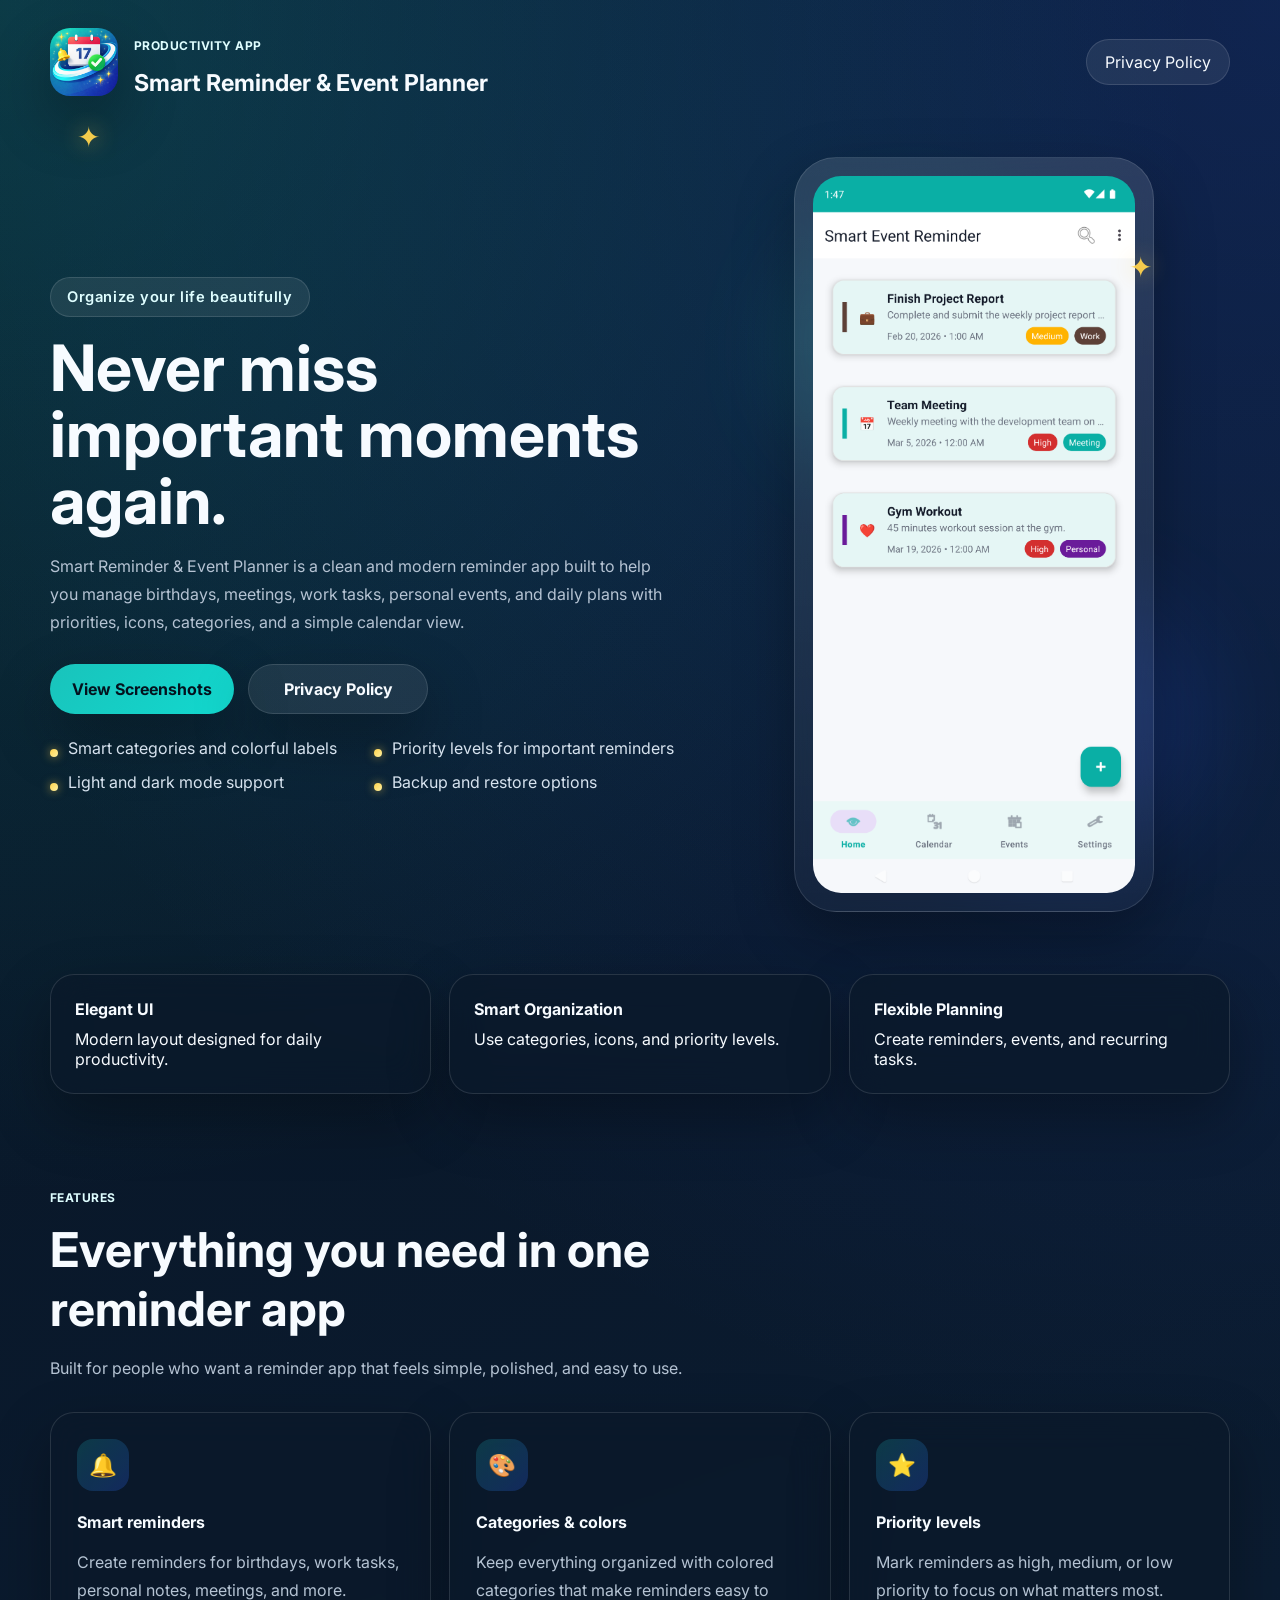
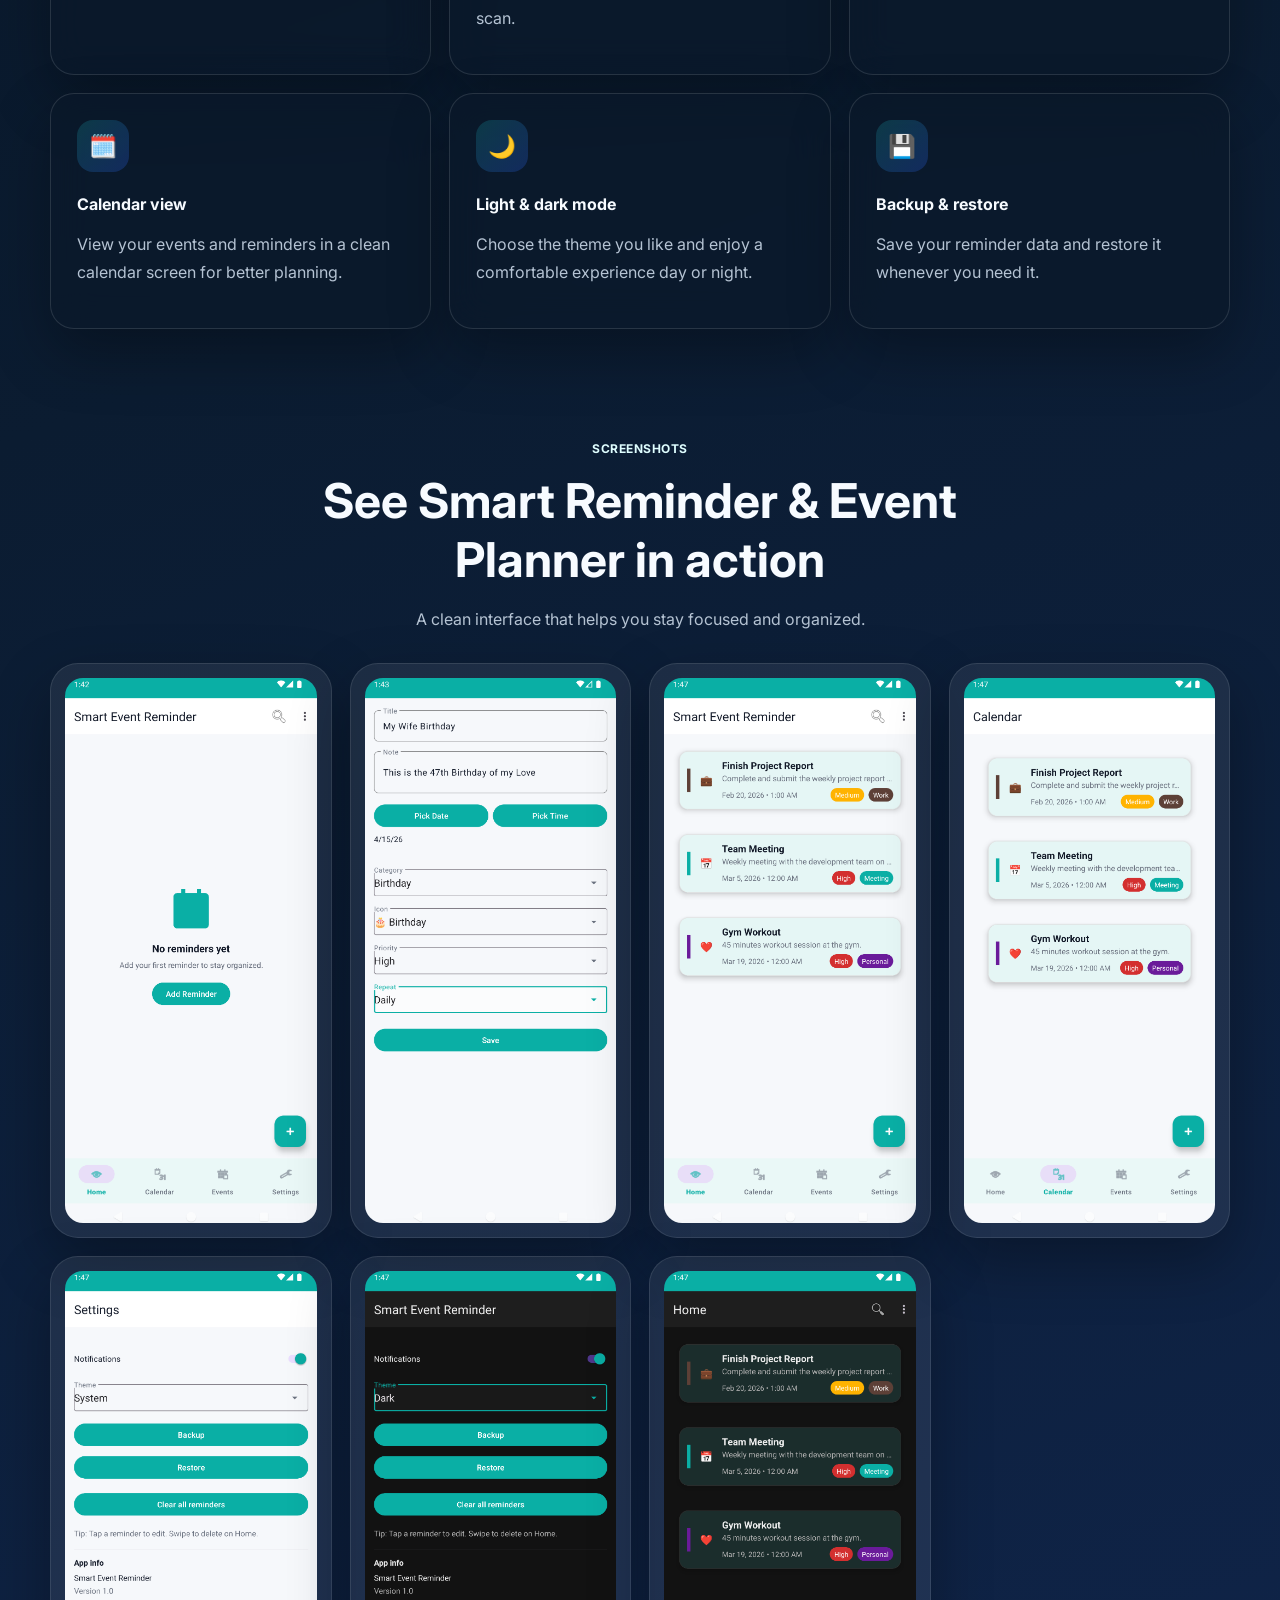
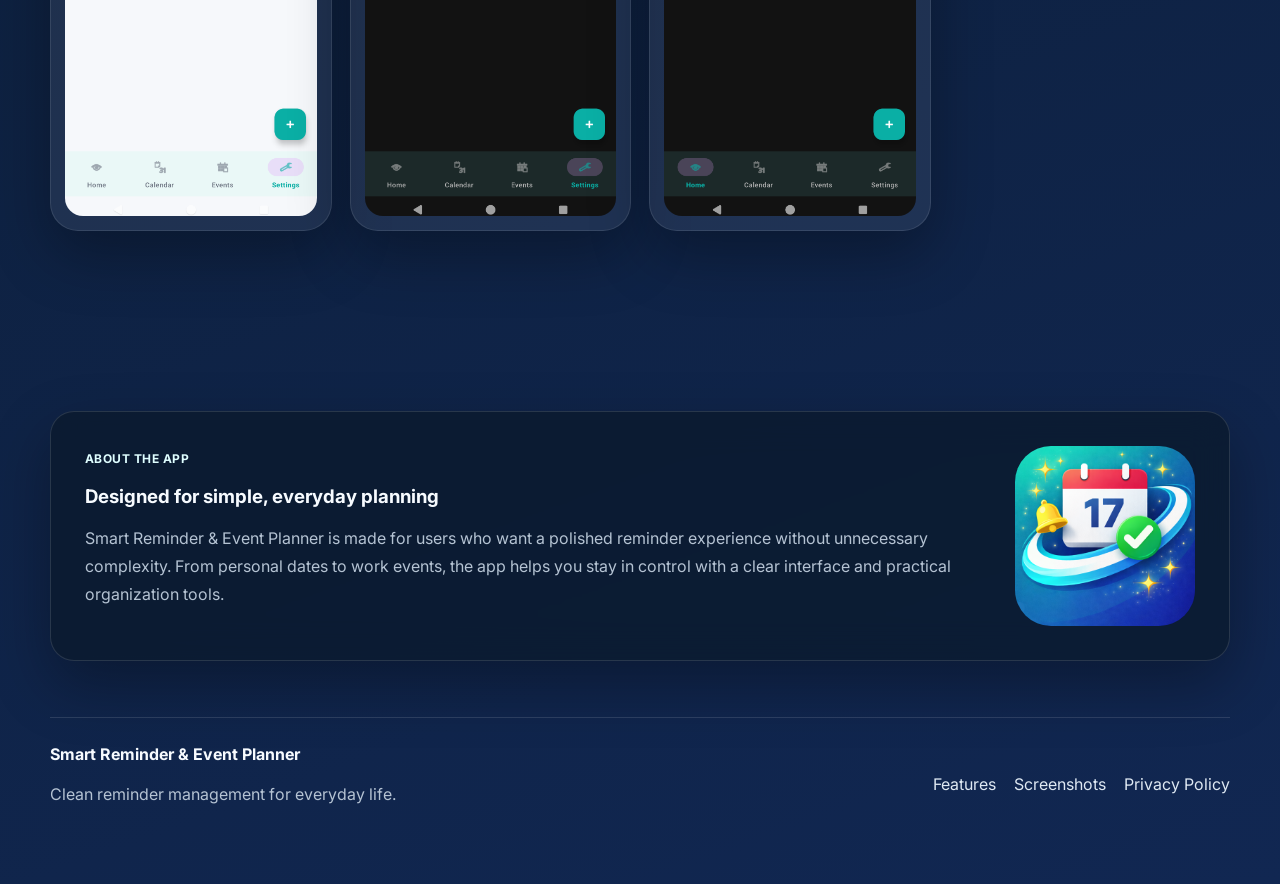
<file: index.html>
<!DOCTYPE html>
<html lang="en">
<head>
  <meta charset="UTF-8" />
  <meta name="viewport" content="width=device-width, initial-scale=1.0" />
  <meta name="description" content="Smart Reminder & Event Planner helps you organize reminders, events, categories, icons, and priorities in one clean app." />
  <title>Smart Reminder & Event Planner</title>
  <link rel="preconnect" href="https://fonts.googleapis.com">
  <link rel="preconnect" href="https://fonts.gstatic.com" crossorigin>
  <link href="https://fonts.googleapis.com/css2?family=Inter:wght@400;500;600;700;800&display=swap" rel="stylesheet">
  <link rel="stylesheet" href="assets/style.css" />
</head>
<body>
  <div class="site-shell">
    <header class="hero">
      <nav class="topbar container">
        <div class="brand">
          <img src="assets/images/icon512.png" alt="Smart Reminder & Event Planner icon" class="brand-icon" />
          <div>
            <p class="eyebrow">Productivity App</p>
            <h1>Smart Reminder &amp; Event Planner</h1>
          </div>
        </div>
        <a class="nav-link" href="privacy-policy.html">Privacy Policy</a>
      </nav>

      <section class="hero-content container">
        <div class="hero-copy">
          <span class="pill">Organize your life beautifully</span>
          <h2>Never miss important moments again.</h2>
          <p>
            Smart Reminder &amp; Event Planner is a clean and modern reminder app built to help you manage birthdays,
            meetings, work tasks, personal events, and daily plans with priorities, icons, categories, and a simple calendar view.
          </p>
          <div class="hero-actions">
            <a class="btn btn-primary" href="#screenshots">View Screenshots</a>
            <a class="btn btn-secondary" href="privacy-policy.html">Privacy Policy</a>
          </div>
          <ul class="hero-points">
            <li>Smart categories and colorful labels</li>
            <li>Priority levels for important reminders</li>
            <li>Light and dark mode support</li>
            <li>Backup and restore options</li>
          </ul>
        </div>

        <div class="hero-visual">
          <div class="glow glow-one"></div>
          <div class="glow glow-two"></div>
          <div class="device-card floating">
            <img src="assets/images/screen3.png" alt="App home screen preview" />
          </div>
        </div>
      </section>
    </header>

    <main>
      <section class="stats-section container">
        <div class="stat-card">
          <strong>Elegant UI</strong>
          <span>Modern layout designed for daily productivity.</span>
        </div>
        <div class="stat-card">
          <strong>Smart Organization</strong>
          <span>Use categories, icons, and priority levels.</span>
        </div>
        <div class="stat-card">
          <strong>Flexible Planning</strong>
          <span>Create reminders, events, and recurring tasks.</span>
        </div>
      </section>

      <section class="features container" id="features">
        <div class="section-heading">
          <span class="section-tag">Features</span>
          <h3>Everything you need in one reminder app</h3>
          <p>Built for people who want a reminder app that feels simple, polished, and easy to use.</p>
        </div>

        <div class="feature-grid">
          <article class="feature-card">
            <div class="feature-icon">🔔</div>
            <h4>Smart reminders</h4>
            <p>Create reminders for birthdays, work tasks, personal notes, meetings, and more.</p>
          </article>
          <article class="feature-card">
            <div class="feature-icon">🎨</div>
            <h4>Categories &amp; colors</h4>
            <p>Keep everything organized with colored categories that make reminders easy to scan.</p>
          </article>
          <article class="feature-card">
            <div class="feature-icon">⭐</div>
            <h4>Priority levels</h4>
            <p>Mark reminders as high, medium, or low priority to focus on what matters most.</p>
          </article>
          <article class="feature-card">
            <div class="feature-icon">🗓️</div>
            <h4>Calendar view</h4>
            <p>View your events and reminders in a clean calendar screen for better planning.</p>
          </article>
          <article class="feature-card">
            <div class="feature-icon">🌙</div>
            <h4>Light &amp; dark mode</h4>
            <p>Choose the theme you like and enjoy a comfortable experience day or night.</p>
          </article>
          <article class="feature-card">
            <div class="feature-icon">💾</div>
            <h4>Backup &amp; restore</h4>
            <p>Save your reminder data and restore it whenever you need it.</p>
          </article>
        </div>
      </section>

      <section class="screenshots-section" id="screenshots">
        <div class="container">
          <div class="section-heading centered">
            <span class="section-tag">Screenshots</span>
            <h3>See Smart Reminder &amp; Event Planner in action</h3>
            <p>A clean interface that helps you stay focused and organized.</p>
          </div>

          <div class="screenshots-grid">
            <figure class="shot-card"><img src="assets/images/screen1.png" alt="Empty state screen" /></figure>
            <figure class="shot-card"><img src="assets/images/screen2.png" alt="Add reminder screen" /></figure>
            <figure class="shot-card"><img src="assets/images/screen3.png" alt="Home screen" /></figure>
            <figure class="shot-card"><img src="assets/images/screen4.png" alt="Calendar screen" /></figure>
            <figure class="shot-card"><img src="assets/images/screen5.png" alt="Settings screen in light mode" /></figure>
            <figure class="shot-card"><img src="assets/images/screen6.png" alt="Settings screen in dark mode" /></figure>
            <figure class="shot-card"><img src="assets/images/screen7.png" alt="Home screen in dark mode" /></figure>
          </div>
        </div>
      </section>

      <section class="about-section container">
        <div class="about-card">
          <div>
            <span class="section-tag">About the app</span>
            <h3>Designed for simple, everyday planning</h3>
            <p>
              Smart Reminder &amp; Event Planner is made for users who want a polished reminder experience without unnecessary complexity.
              From personal dates to work events, the app helps you stay in control with a clear interface and practical organization tools.
            </p>
          </div>
          <img src="assets/images/icon512.png" alt="App icon" class="about-icon" />
        </div>
      </section>
    </main>

    <footer class="footer">
      <div class="container footer-inner">
        <div>
          <strong>Smart Reminder &amp; Event Planner</strong>
          <p>Clean reminder management for everyday life.</p>
        </div>
        <div class="footer-links">
          <a href="#features">Features</a>
          <a href="#screenshots">Screenshots</a>
          <a href="privacy-policy.html">Privacy Policy</a>
        </div>
      </div>
    </footer>
  </div>
</body>
</html>
</file>
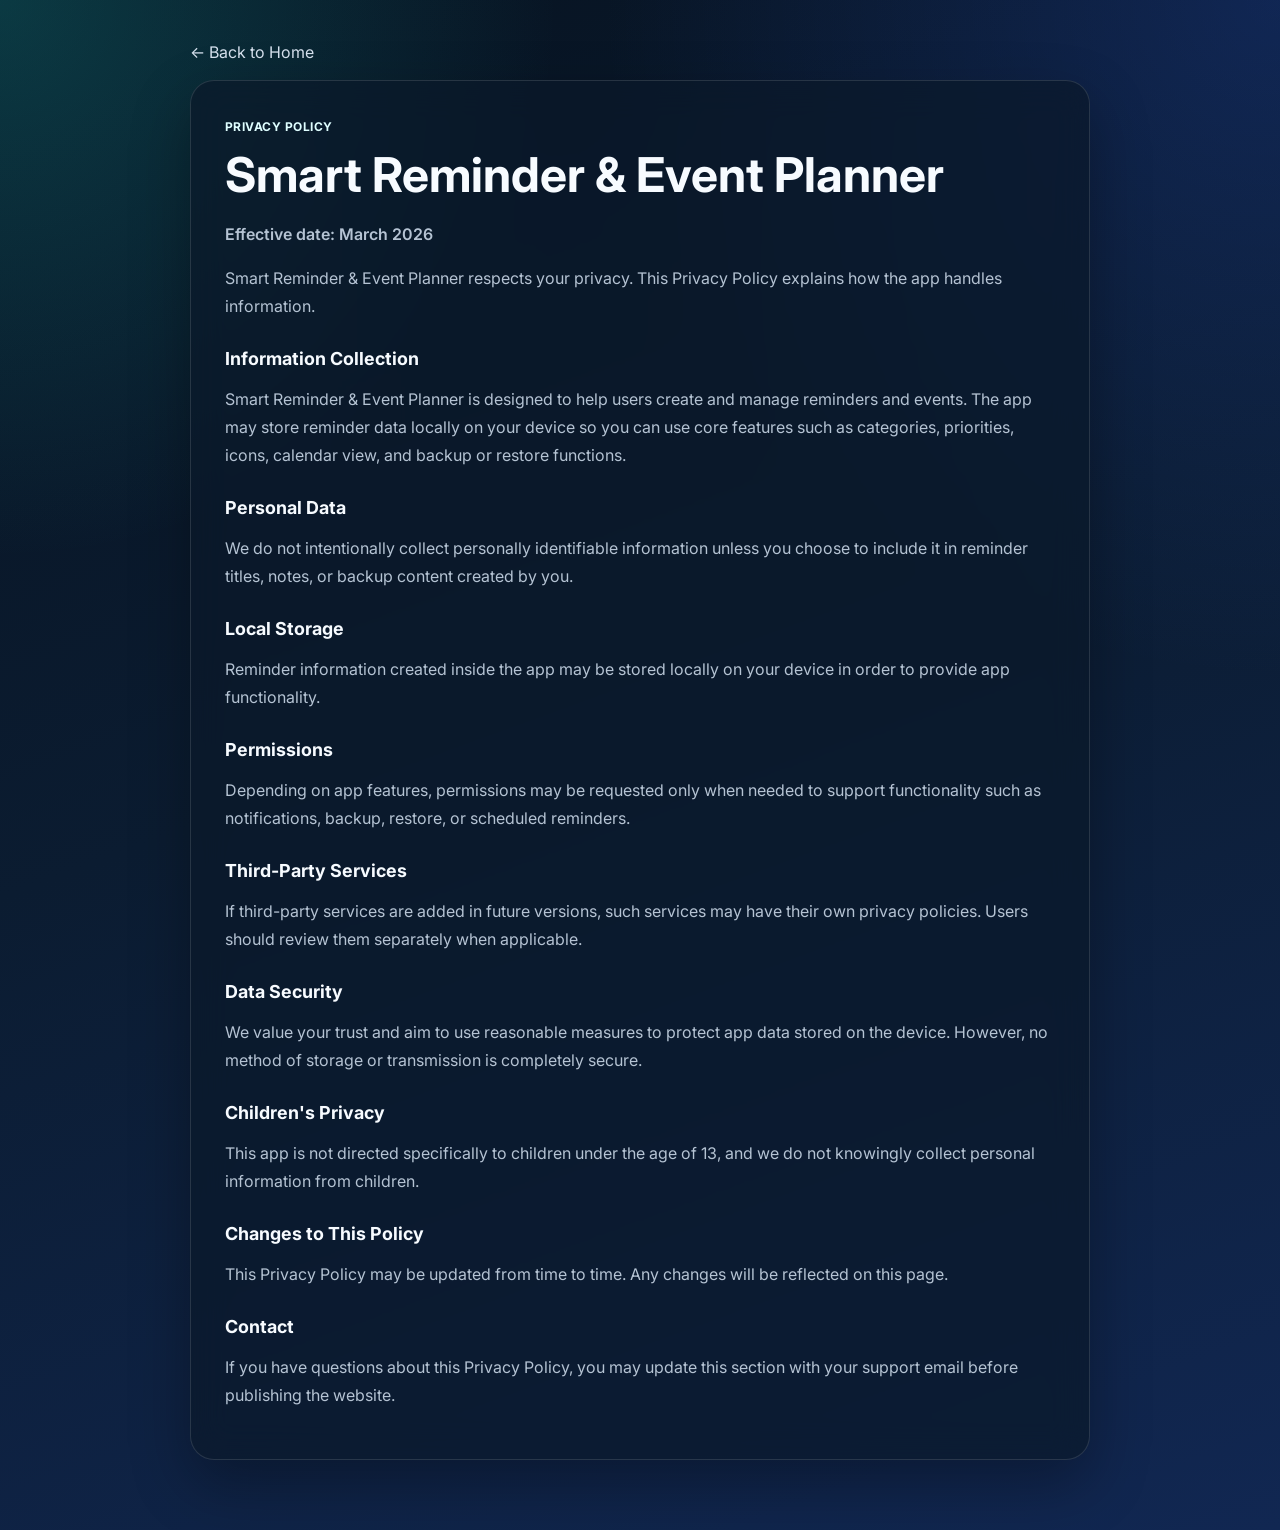
<file: privacy-policy.html>
<!DOCTYPE html>
<html lang="en">
<head>
  <meta charset="UTF-8" />
  <meta name="viewport" content="width=device-width, initial-scale=1.0" />
  <meta name="description" content="Privacy Policy for Smart Reminder & Event Planner." />
  <title>Privacy Policy | Smart Reminder & Event Planner</title>
  <link rel="preconnect" href="https://fonts.googleapis.com">
  <link rel="preconnect" href="https://fonts.gstatic.com" crossorigin>
  <link href="https://fonts.googleapis.com/css2?family=Inter:wght@400;500;600;700;800&display=swap" rel="stylesheet">
  <link rel="stylesheet" href="assets/style.css" />
</head>
<body>
  <div class="policy-page">
    <div class="container policy-container">
      <a class="back-link" href="index.html">← Back to Home</a>
      <div class="policy-card">
        <span class="section-tag">Privacy Policy</span>
        <h1>Smart Reminder &amp; Event Planner</h1>
        <p class="policy-date">Effective date: March 2026</p>

        <p>
          Smart Reminder &amp; Event Planner respects your privacy. This Privacy Policy explains how the app handles information.
        </p>

        <h2>Information Collection</h2>
        <p>
          Smart Reminder &amp; Event Planner is designed to help users create and manage reminders and events. The app may store reminder data locally on your device so you can use core features such as categories, priorities, icons, calendar view, and backup or restore functions.
        </p>

        <h2>Personal Data</h2>
        <p>
          We do not intentionally collect personally identifiable information unless you choose to include it in reminder titles, notes, or backup content created by you.
        </p>

        <h2>Local Storage</h2>
        <p>
          Reminder information created inside the app may be stored locally on your device in order to provide app functionality.
        </p>

        <h2>Permissions</h2>
        <p>
          Depending on app features, permissions may be requested only when needed to support functionality such as notifications, backup, restore, or scheduled reminders.
        </p>

        <h2>Third-Party Services</h2>
        <p>
          If third-party services are added in future versions, such services may have their own privacy policies. Users should review them separately when applicable.
        </p>

        <h2>Data Security</h2>
        <p>
          We value your trust and aim to use reasonable measures to protect app data stored on the device. However, no method of storage or transmission is completely secure.
        </p>

        <h2>Children's Privacy</h2>
        <p>
          This app is not directed specifically to children under the age of 13, and we do not knowingly collect personal information from children.
        </p>

        <h2>Changes to This Policy</h2>
        <p>
          This Privacy Policy may be updated from time to time. Any changes will be reflected on this page.
        </p>

        <h2>Contact</h2>
        <p>
          If you have questions about this Privacy Policy, you may update this section with your support email before publishing the website.
        </p>
      </div>
    </div>
  </div>
</body>
</html>
</file>
<file: assets/style.css>
:root {
  --bg: #071321;
  --bg-soft: #0d1d31;
  --surface: rgba(13, 31, 50, 0.72);
  --surface-solid: #0f2238;
  --text: #f7fbff;
  --muted: #b5c3d3;
  --accent: #19c3bb;
  --accent-2: #2f62ff;
  --accent-3: #ffd34d;
  --line: rgba(255, 255, 255, 0.12);
  --shadow: 0 24px 60px rgba(0, 0, 0, 0.3);
  --radius-xl: 32px;
  --radius-lg: 24px;
  --radius-md: 18px;
}

* { box-sizing: border-box; }
html { scroll-behavior: smooth; }
body {
  margin: 0;
  font-family: 'Inter', sans-serif;
  color: var(--text);
  background:
    radial-gradient(circle at top left, rgba(25, 195, 187, 0.22), transparent 28%),
    radial-gradient(circle at top right, rgba(47, 98, 255, 0.20), transparent 34%),
    linear-gradient(160deg, #071321 0%, #0b1c31 45%, #112752 100%);
}

a { color: inherit; text-decoration: none; }
img { max-width: 100%; display: block; }

.container {
  width: min(1180px, calc(100% - 40px));
  margin: 0 auto;
}

.hero {
  position: relative;
  overflow: hidden;
  padding-bottom: 72px;
}

.hero::before,
.hero::after {
  content: '✦';
  position: absolute;
  color: rgba(255, 211, 77, 0.95);
  text-shadow: 0 0 22px rgba(255, 211, 77, 0.65);
  font-size: 28px;
}

.hero::before { top: 120px; left: 6%; }
.hero::after { top: 250px; right: 10%; }

.topbar {
  display: flex;
  align-items: center;
  justify-content: space-between;
  padding: 26px 0 18px;
}

.brand {
  display: flex;
  align-items: center;
  gap: 16px;
}

.brand-icon {
  width: 68px;
  height: 68px;
  border-radius: 20px;
  box-shadow: var(--shadow);
}

.eyebrow,
.section-tag,
.pill {
  display: inline-flex;
  align-items: center;
  gap: 8px;
  color: #dffeff;
  letter-spacing: 0.04em;
}

.eyebrow,
.section-tag {
  text-transform: uppercase;
  font-size: 0.75rem;
  font-weight: 700;
}

.brand h1 {
  margin: 4px 0 0;
  font-size: clamp(1.1rem, 1rem + 1vw, 1.45rem);
}

.nav-link {
  padding: 12px 18px;
  border-radius: 999px;
  background: rgba(255, 255, 255, 0.08);
  border: 1px solid rgba(255, 255, 255, 0.12);
  transition: 0.2s ease;
}

.nav-link:hover,
.btn:hover { transform: translateY(-1px); }

.hero-content {
  display: grid;
  grid-template-columns: 1.1fr 0.9fr;
  gap: 40px;
  align-items: center;
  padding-top: 42px;
}

.pill {
  padding: 10px 16px;
  border-radius: 999px;
  background: rgba(255, 255, 255, 0.08);
  border: 1px solid rgba(255, 255, 255, 0.12);
  font-size: 0.92rem;
  font-weight: 600;
}

.hero-copy h2 {
  font-size: clamp(2.2rem, 1.6rem + 3vw, 4.2rem);
  line-height: 1.04;
  margin: 18px 0;
}

.hero-copy p,
.section-heading p,
.feature-card p,
.about-card p,
.footer p,
.policy-card p {
  color: var(--muted);
  line-height: 1.75;
}

.hero-actions {
  display: flex;
  flex-wrap: wrap;
  gap: 14px;
  margin: 28px 0 24px;
}

.btn {
  display: inline-flex;
  align-items: center;
  justify-content: center;
  min-width: 180px;
  padding: 14px 22px;
  border-radius: 999px;
  font-weight: 700;
  box-shadow: var(--shadow);
  transition: transform 0.2s ease;
}

.btn-primary {
  background: linear-gradient(135deg, var(--accent), #12d9cf);
  color: #04121e;
}

.btn-secondary {
  background: rgba(255, 255, 255, 0.08);
  border: 1px solid rgba(255, 255, 255, 0.12);
}

.hero-points {
  list-style: none;
  display: grid;
  grid-template-columns: repeat(2, minmax(0, 1fr));
  gap: 14px 20px;
  padding: 0;
  margin: 0;
}

.hero-points li {
  position: relative;
  padding-left: 18px;
  color: #d7e3ef;
}

.hero-points li::before {
  content: '';
  position: absolute;
  left: 0;
  top: 11px;
  width: 8px;
  height: 8px;
  border-radius: 999px;
  background: linear-gradient(135deg, var(--accent-3), #fff09f);
  box-shadow: 0 0 10px rgba(255, 211, 77, 0.6);
}

.hero-visual {
  position: relative;
  min-height: 520px;
  display: grid;
  place-items: center;
}

.glow {
  position: absolute;
  border-radius: 999px;
  filter: blur(50px);
  opacity: 0.6;
}

.glow-one {
  width: 230px;
  height: 230px;
  background: rgba(25, 195, 187, 0.35);
  top: 10%; left: 15%;
}

.glow-two {
  width: 260px;
  height: 260px;
  background: rgba(47, 98, 255, 0.3);
  bottom: 8%; right: 6%;
}

.device-card {
  position: relative;
  width: min(360px, 82%);
  padding: 18px;
  border-radius: 42px;
  background: linear-gradient(180deg, rgba(255,255,255,0.12), rgba(255,255,255,0.04));
  border: 1px solid rgba(255,255,255,0.12);
  box-shadow: var(--shadow);
  backdrop-filter: blur(18px);
}

.device-card img {
  border-radius: 28px;
  width: 100%;
}

.floating { animation: float 5s ease-in-out infinite; }
@keyframes float {
  0%,100% { transform: translateY(0); }
  50% { transform: translateY(-12px); }
}

.stats-section {
  display: grid;
  grid-template-columns: repeat(3, minmax(0, 1fr));
  gap: 18px;
  margin-top: -10px;
}

.stat-card,
.feature-card,
.about-card,
.policy-card {
  background: rgba(10, 25, 42, 0.7);
  border: 1px solid var(--line);
  border-radius: var(--radius-lg);
  box-shadow: var(--shadow);
  backdrop-filter: blur(18px);
}

.stat-card {
  padding: 24px;
}

.stat-card strong,
.feature-card h4,
.about-card h3,
.policy-card h1,
.policy-card h2 {
  display: block;
  margin-bottom: 10px;
}

.features,
.about-section {
  padding: 92px 0 20px;
}

.section-heading {
  max-width: 760px;
  margin-bottom: 30px;
}

.section-heading.centered {
  text-align: center;
  margin-inline: auto;
}

.section-heading h3 {
  margin: 14px 0 10px;
  font-size: clamp(2rem, 1.4rem + 2vw, 3rem);
}

.feature-grid {
  display: grid;
  grid-template-columns: repeat(3, minmax(0, 1fr));
  gap: 18px;
}

.feature-card {
  padding: 26px;
}

.feature-icon {
  width: 52px;
  height: 52px;
  display: grid;
  place-items: center;
  border-radius: 16px;
  font-size: 1.4rem;
  margin-bottom: 14px;
  background: linear-gradient(135deg, rgba(25,195,187,0.2), rgba(47,98,255,0.24));
}

.screenshots-section {
  padding: 88px 0;
}

.screenshots-grid {
  display: grid;
  grid-template-columns: repeat(4, minmax(0, 1fr));
  gap: 18px;
}

.shot-card {
  margin: 0;
  padding: 14px;
  border-radius: 28px;
  background: rgba(255, 255, 255, 0.07);
  border: 1px solid rgba(255,255,255,0.1);
  box-shadow: var(--shadow);
}

.shot-card img {
  width: 100%;
  aspect-ratio: 9 / 19.5;
  object-fit: cover;
  border-radius: 18px;
}

.about-card {
  padding: 34px;
  display: grid;
  grid-template-columns: 1.2fr 180px;
  gap: 20px;
  align-items: center;
}

.about-icon {
  width: 180px;
  height: 180px;
  border-radius: 36px;
  justify-self: center;
}

.footer {
  padding: 36px 0 60px;
}

.footer-inner {
  display: flex;
  justify-content: space-between;
  gap: 18px;
  align-items: center;
  padding-top: 26px;
  border-top: 1px solid var(--line);
}

.footer-links {
  display: flex;
  flex-wrap: wrap;
  gap: 18px;
  color: #dfe9f3;
}

.policy-page {
  min-height: 100vh;
  padding: 42px 0 70px;
}

.policy-container {
  max-width: 900px;
}

.back-link {
  display: inline-block;
  margin-bottom: 18px;
  color: #d7e2ef;
}

.policy-card {
  padding: 34px;
}

.policy-card h1 {
  font-size: clamp(2rem, 1.4rem + 2vw, 3rem);
  margin-top: 10px;
}

.policy-card h2 {
  margin-top: 28px;
  font-size: 1.12rem;
}

.policy-date {
  color: #d8e5f6;
  font-weight: 600;
}

@media (max-width: 1050px) {
  .hero-content,
  .about-card,
  .feature-grid,
  .screenshots-grid,
  .stats-section {
    grid-template-columns: 1fr 1fr;
  }

  .hero-content {
    grid-template-columns: 1fr;
  }

  .hero-visual {
    min-height: 420px;
  }

  .screenshots-grid {
    grid-template-columns: repeat(3, minmax(0, 1fr));
  }
}

@media (max-width: 720px) {
  .topbar,
  .footer-inner,
  .about-card,
  .stats-section,
  .feature-grid,
  .screenshots-grid {
    grid-template-columns: 1fr;
    display: grid;
  }

  .topbar {
    gap: 16px;
  }

  .brand {
    align-items: flex-start;
  }

  .hero-copy h2 {
    font-size: 2.3rem;
  }

  .hero-points {
    grid-template-columns: 1fr;
  }

  .about-card {
    text-align: left;
  }

  .screenshots-grid {
    grid-template-columns: 1fr 1fr;
  }

  .container {
    width: min(100% - 24px, 1180px);
  }

  .policy-card,
  .feature-card,
  .stat-card,
  .about-card {
    padding: 24px;
  }
}

@media (max-width: 520px) {
  .screenshots-grid { grid-template-columns: 1fr; }
  .hero-actions { flex-direction: column; }
  .btn { width: 100%; }
}
</file>
